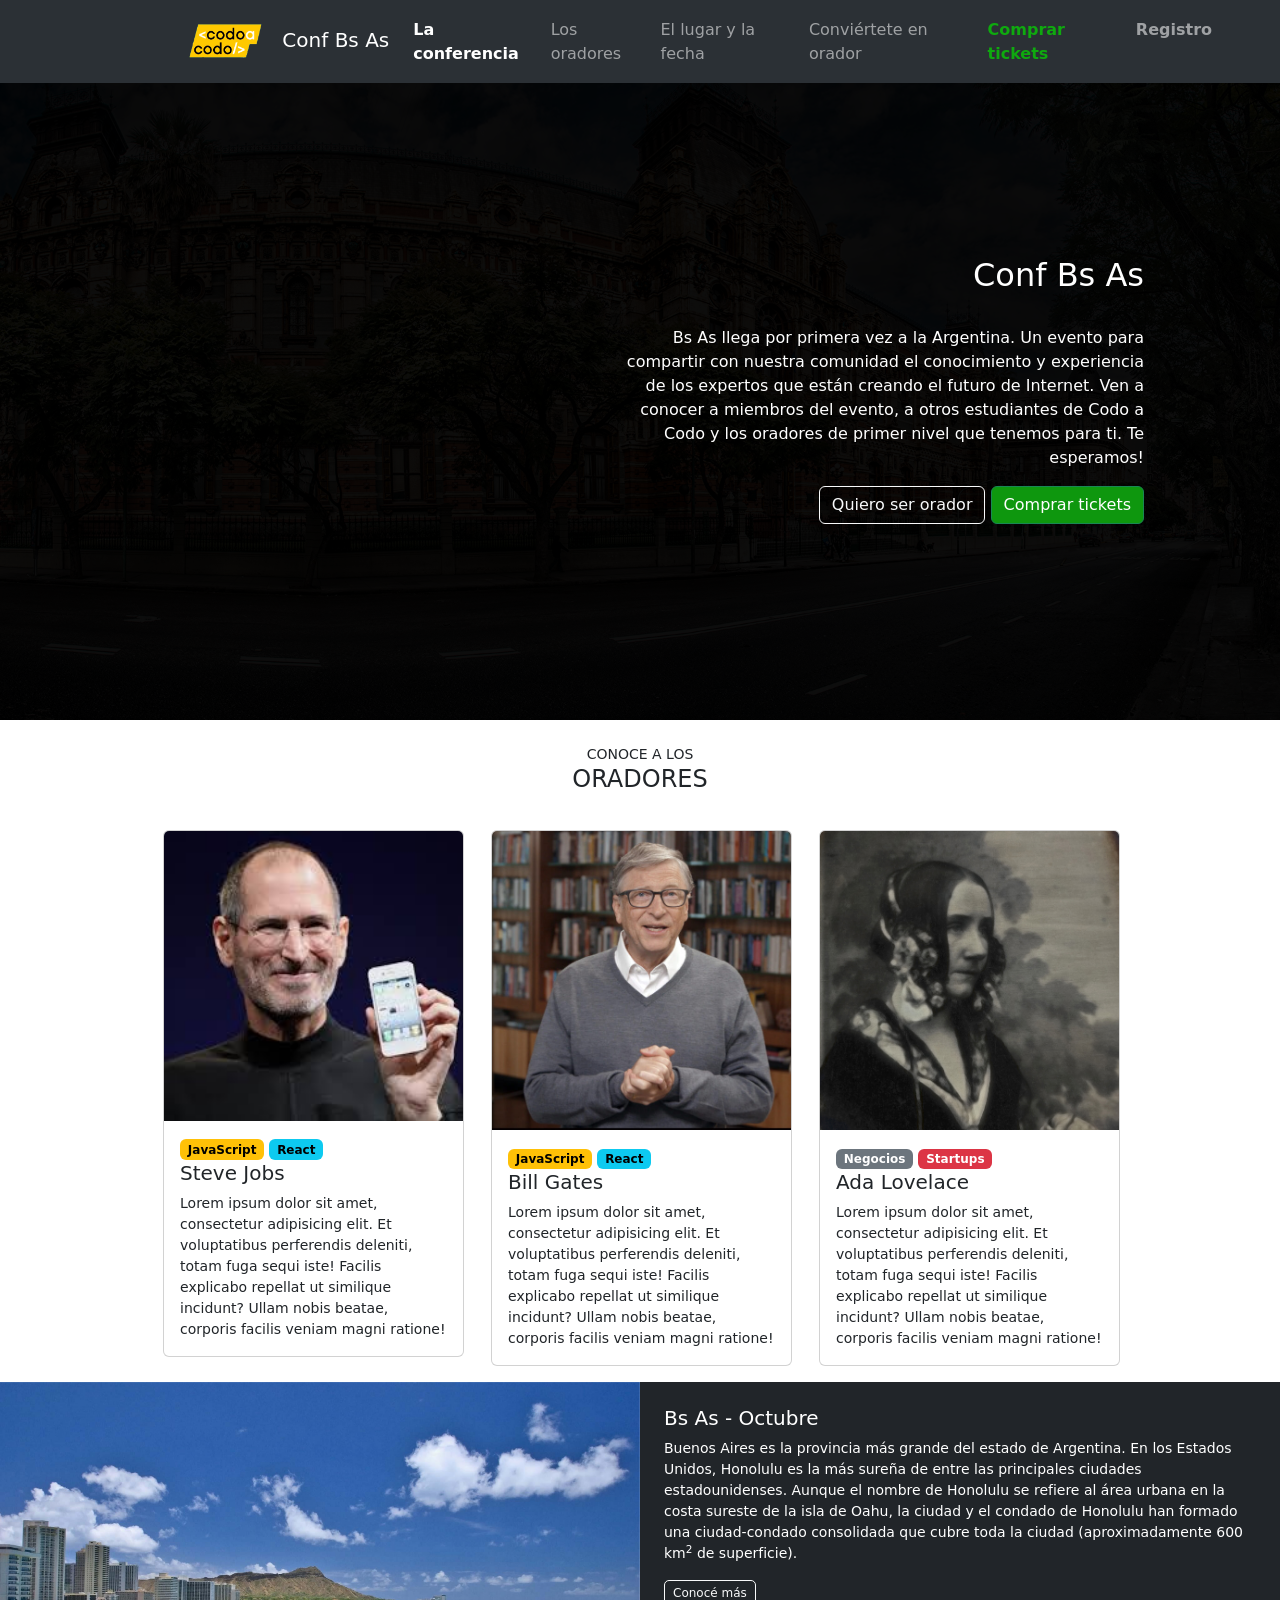
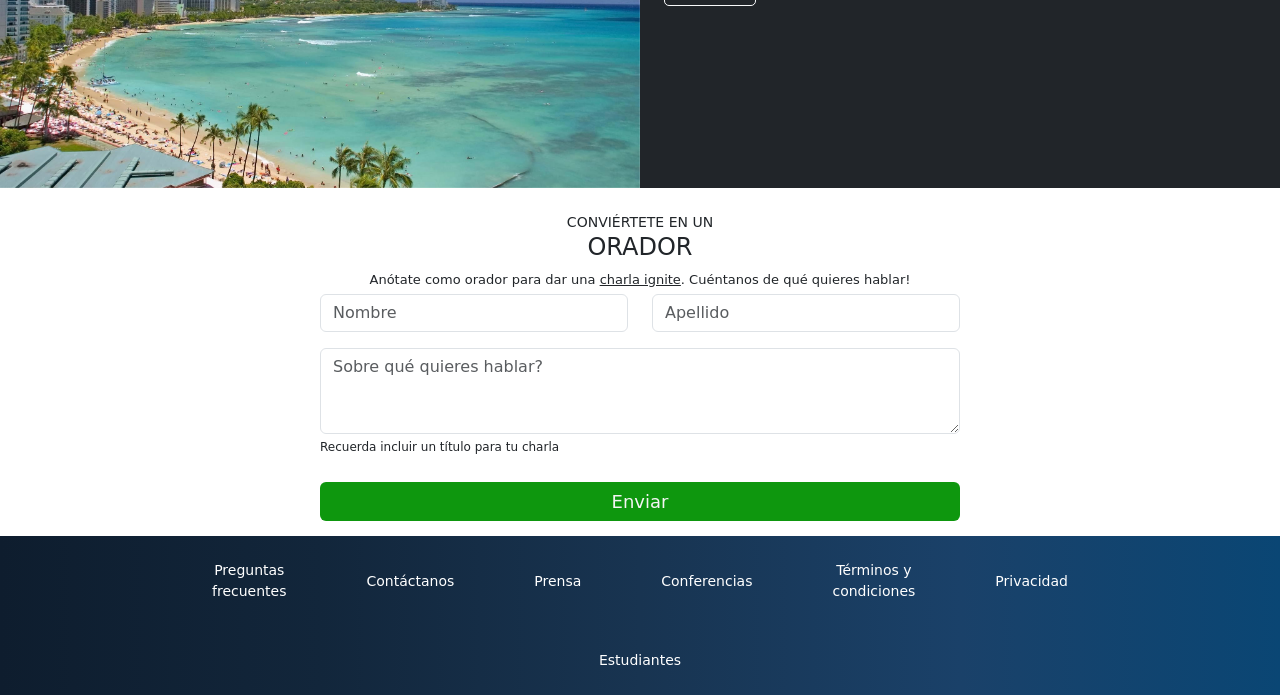
<file: index.html>
<!DOCTYPE html>
<html lang="es">
<head>
    <meta charset="UTF-8">
    <meta http-equiv="X-UA-Compatible" content="IE=edge">
    <meta name="viewport" content="width=device-width, initial-scale=1.0">
    <link rel="stylesheet" href="style.css">
    <link rel="shortcut icon" href="imagenes/codoacodo.png" type="image/x-icon">
    <link href="https://cdn.jsdelivr.net/npm/bootstrap@5.3.0-alpha3/dist/css/bootstrap.min.css" rel="stylesheet" integrity="sha384-KK94CHFLLe+nY2dmCWGMq91rCGa5gtU4mk92HdvYe+M/SXH301p5ILy+dN9+nJOZ" crossorigin="anonymous">
    <title>Codo a codo Ok</title>
</head>
<body>
    <header>
        <nav class="navbar navbar-expand-md bg-body-tertiary px-5 py-2 fixed-top" data-bs-theme="dark">
            <div class="container-fluid">
                <button class="navbar-toggler" type="button" data-bs-toggle="collapse" data-bs-target="#navbarToggler"
                    aria-controls="navbar-toggler" aria-expanded="false" aria-label="Toggle navigation">
                    <span class="navbar-toggler-icon"></span>
                </button>
                <div class="collapse navbar-collapse" id="navbarToggler">
                    <a class="navbar-brand" href="index.html">
                        <img id="logo-pagina" src="imagenes/codoacodo.png" width="100" alt="Logo de la pagina">
                        <span class="nombre-logo">Conf Bs As</span>
                    </a>
                    <ul class="navbar-nav d-flex justify-content-center align-items-e">
                        <li class="nav-item cursor-pointer">
                            <a class="nav-link active" aria-current="page" href="#"><strong>La conferencia</strong></a>
                        </li>
                        <li class="nav-item">
                            <a class="nav-link" href="#">Los oradores</a>
                        </li>
                        <li class="nav-item">
                            <a class="nav-link" href="#">El lugar y la fecha</a>
                        </li>
                        <li class="nav-item">
                            <a class="nav-link" href="#">Conviértete en orador</a>    
                        </li>
                        <li class="nav-item">
                            <a class="nav-link link-verde" href="HTML/ticket.html"><strong>Comprar tickets</strong></a>
                        </li>
                        <li class="nav-item">
                            <a class="nav-link link-yellow" href="HTML/registro.html"><strong>Registro</strong></a>
                        </li>
                    </ul>
                </div>
            </div>
        </nav>
    </header> 
    <div id="carouselExample" class="carousel slide card-superpuesta" data-bs-ride="carousel">
        <div class="carousel-inner">
            <div class="carousel-item active">
                <img src="imagenes/ba1.jpg" class="d-block w-100" alt="Buenos Aires">
            </div>
            <div class="carousel-item">
                <img src="imagenes/ba2.jpg" class="d-block w-100" alt="Buenos Aires">
            </div>
            <div class="carousel-item">
                <img src="imagenes/ba3.jpg" class="d-block w-100" alt="Obelisco">
            </div>
        </div>
        <div class="d-flex">
            <div class="card-img-overlay d-flex flex-column justify-content-center text-end">
                <h5 class="card-title1">Conf Bs As</h5>
                <p class="card-text1">
                Bs As llega por primera vez a la Argentina. Un evento para compartir con
                nuestra comunidad el conocimiento y experiencia de los expertos que 
                están creando el futuro de Internet. Ven a conocer a miembros del
                evento, a otros estudiantes de Codo a Codo y los oradores de primer
                nivel que tenemos para ti. 
                Te esperamos!
                </p>
                <div>
                    <button type="button" class="btn btn-outline-light">Quiero ser orador</button>
                    <button type="button" class="btn btn-success" onclick="location.href='HTML/ticket.html'">
                        Comprar tickets
                    </button>
                </div>
            </div>
        </div>
    </div>    
    <div class="titulo-oradores">
        <div>CONOCE A LOS</div> 
        <H4>ORADORES</H4>
    </div>
    <section>
    <div class="container-oradores">
        <div class="row">
            <div class="card-oradores col-lg-4">
                <div class="card">
                    <img src="imagenes/steve.jpg" class="card-img-top" alt="Steve Jobs">
                    <div class="card-body">
                        <div class="badges-contenedor">
                        <span class="badge text-bg-warning">JavaScript</span>
                        <span class="badge text-bg-info" style="color: white;">React</span>
                        </div>
                        <h5 class="card-title">Steve Jobs</h5>
                        <p class="card-text">Lorem ipsum dolor sit amet, consectetur adipisicing elit. Et voluptatibus perferendis deleniti, totam fuga sequi iste! Facilis explicabo repellat ut similique incidunt? Ullam nobis beatae, corporis facilis veniam magni ratione!</p>
                    </div>
                </div>
            </div> 
            <div class="card-oradores col-lg-4">
                <div class="card">
                <img src="imagenes/bill.jpg" class="card-img-top" alt="Bill Gates">
                    <div class="card-body">
                        <div class="badges-contenedor">
                            <span class="badge text-bg-warning">JavaScript</span>
                            <span class="badge text-bg-info" style="color: white;">React</span>
                        </div>
                        <h5 class="card-title">Bill Gates</h5>
                        <p class="card-text">Lorem ipsum dolor sit amet, consectetur adipisicing elit. Et voluptatibus perferendis deleniti, totam fuga sequi iste! Facilis explicabo repellat ut similique incidunt? Ullam nobis beatae, corporis facilis veniam magni ratione!</p>
                    </div>
                </div>
            </div>  
            <div class="card-oradores col-lg-4">
                <div class="card">
                <img src="imagenes/ada.jpeg" class="card-img-top" alt="Ada Lovelace">
                    <div class="card-body">
                        <div class="badges-contenedor">
                            <span class="badge text-bg-secondary">Negocios</span>
                            <span class="badge text-bg-danger">Startups</span>
                        </div>
                        <h5 class="card-title">Ada Lovelace</h5>
                        <p class="card-text">Lorem ipsum dolor sit amet, consectetur adipisicing elit. Et voluptatibus perferendis deleniti, totam fuga sequi iste! Facilis explicabo repellat ut similique incidunt? Ullam nobis beatae, corporis facilis veniam magni ratione!</p>
                    </div>
                </div>
            </div>  
        </div>    
    </div>
    </section>
    <div class="card-honolulu">
        <div class="row g-0">
            <div class="col-lg-6 d-flex">
                <div id="carouselExampleSlidesOnly" class="carousel slide" data-bs-ride="carousel">
                    <div class="carousel-inner">
                        <div class="carousel-item active">
                            <img src="imagenes/honolulu.jpg" class="d-block w-100" alt="Honolulu">
                        </div>
                        <div class="carousel-item">
                            <img src="imagenes/hawaii.jpg" class="d-block w-100" alt="Buenos Aires">
                        </div>
                        <div class="carousel-item">
                            <img src="imagenes/hawaii2.jpg" class="d-block w-100" alt="Buenos Aires">
                        </div>
                        <div class="carousel-item">
                            <img src="imagenes/hawaii3.jpg" class="d-block w-100" alt="Buenos Aires">
                        </div>
                    </div>
                </div>
            </div>
            <div class="col-lg-6 d-flex p-4 bg-dark honolulu-text">
                <div>
                    <h5>Bs As - Octubre</h5>
                    <p>
                        Buenos Aires es la provincia más grande del estado de Argentina. En los Estados Unidos, Honolulu es la más sureña de entre las principales ciudades estadounidenses. Aunque el nombre de Honolulu se refiere al área urbana en la costa sureste de la isla de Oahu, la ciudad y el condado de Honolulu han formado una ciudad-condado consolidada que cubre toda la ciudad (aproximadamente 600 km<sup>2</sup> de superficie).
                    </p>
                    <button type="button" class="btn btn-outline-light">Conocé más</button>    
                </div>
            </div>
        </div>
    </div>
    <div class="convocatoria-oradores">
        <div class="div-orador">CONVIÉRTETE EN UN</div> 
        <H4>ORADOR</H4>
        <div class="text-convocatoria">Anótate como orador para dar una <u class="subrayado">charla ignite</u>. Cuéntanos de
            qué quieres hablar!</div>
    </div>
    <form action="" class="formulario">
        <div>    
            <div class="row">
                <div class="col">
                    <input type="text" class="form-control" placeholder="Nombre" aria-label="Nombre" required>
                </div>
                <div class="col">
                    <input type="text" class="form-control" placeholder="Apellido" aria-label="Apellido" required>
                </div>
                <div class="mb-4 pt-3" id="textarea">
                    <textarea class="form-control" id="Textarea1" placeholder="Sobre qué quieres hablar?" rows="3"></textarea>
                    <label for="textarea" class="texto-area" required>Recuerda incluir un título para tu charla</label>
                </div>
                <div>
                    <button type="submit" class="btn btn-success">Enviar</button>
                </div>         
            </div>
        </div>
    </form>
    <footer>   
        <div class="footer-lista justify-content-center align-items-center">
            <a class="nav-link footer-link text-center" href="#">Preguntas<br>frecuentes</a>
            <a class="nav-link footer-link text-center" href="#">Contáctanos</a>
            <a class="nav-link footer-link text-center" href="#">Prensa</a>
            <a class="nav-link footer-link text-center" href="#">Conferencias</a>                        
            <a class="nav-link footer-link text-center" href="#">Términos y <br> condiciones</a>
            <a class="nav-link footer-link text-center" href="#">Privacidad</a>
            <a class="nav-link footer-link text-center" href="#">Estudiantes</a>
        </div> 
    </footer>   
    <script src="https://cdn.jsdelivr.net/npm/bootstrap@5.3.0-alpha3/dist/js/bootstrap.bundle.min.js" integrity="sha384-ENjdO4Dr2bkBIFxQpeoTz1HIcje39Wm4jDKdf19U8gI4ddQ3GYNS7NTKfAdVQSZe" crossorigin="anonymous"></script>
</body>
</html>
</file>
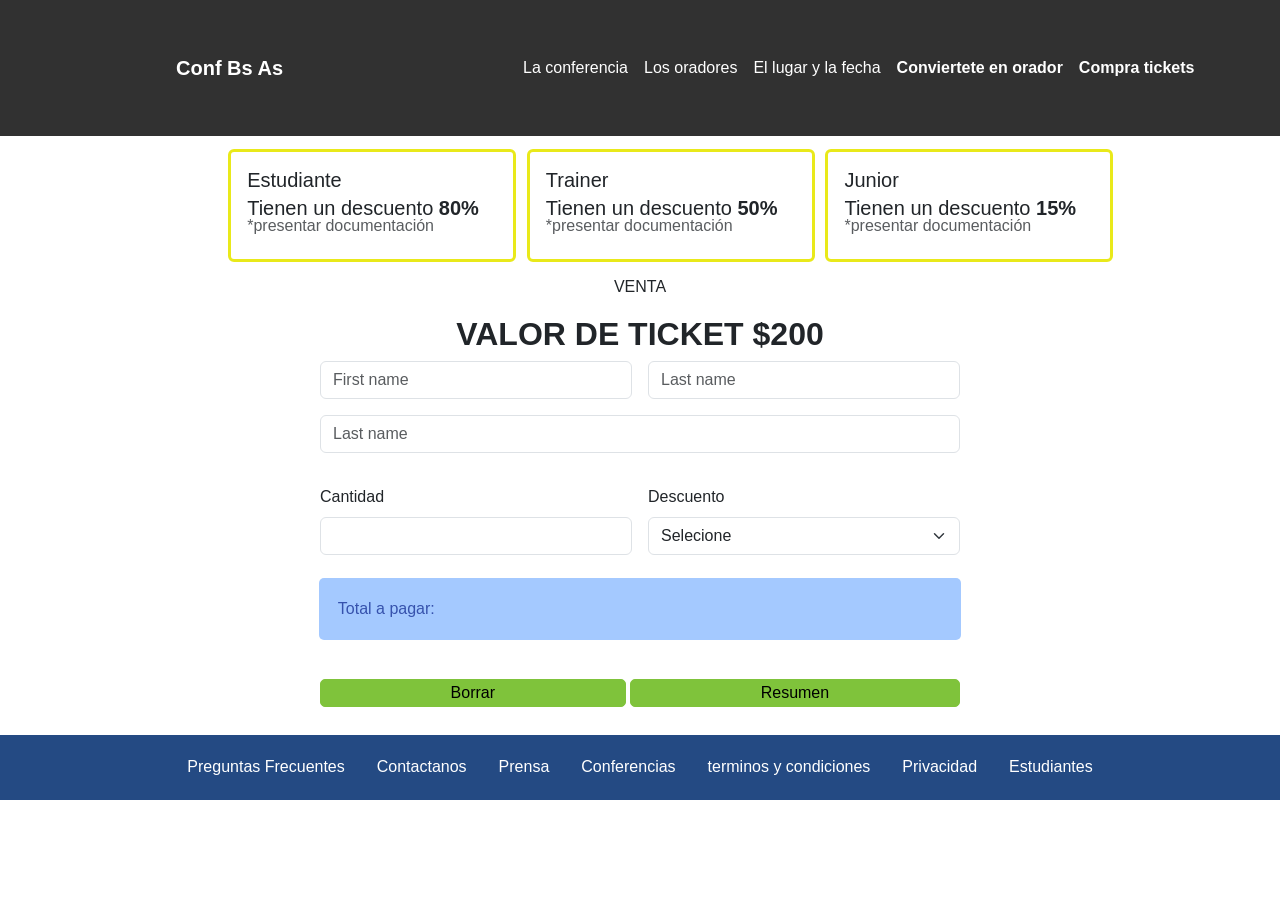
<file: HTML/ticket.html>
<!DOCTYPE html>
<html lang="es">

<head>
    <meta charset="UTF-8">
    <meta http-equiv="X-UA-Compatible" content="IE=edge">
    <meta name="viewport" content="width=device-width, initial-scale=1.0">
    <script src="../javascript.js"></script>
    <link href="https://cdn.jsdelivr.net/npm/bootstrap@5.2.2/dist/css/bootstrap.min.css" rel="stylesheet"
        integrity="sha384-Zenh87qX5JnK2Jl0vWa8Ck2rdkQ2Bzep5IDxbcnCeuOxjzrPF/et3URy9Bv1WTRi" crossorigin="anonymous">
    <link rel="stylesheet" href="../style.css">
    <title>Comprar Tickets</title>
</head>

<body>
    <header>
        <nav class="navbar navbar-expand-lg">
            <div class="container-fluid">
                <a class="navbar-brand text-white" href="../index.html"><strong>Conf Bs As</strong></a>
                <button class="navbar-toggler" type="button" data-bs-toggle="collapse"
                    data-bs-target="#navbarNavAltMarkup" aria-controls="navbarNavAltMarkup" aria-expanded="false"
                    aria-label="Toggle navigation">
                    <span class="navbar-toggler-icon"></span>
                </button>
                <div class="collapse navbar-collapse" id="navbarNavAltMarkup">
                    <div class="navbar-nav">
                        <a class="nav-link active text-white" aria-current="page" href="#">La conferencia</a>
                        <a class="nav-link text-white" href="#">Los oradores</a>
                        <a class="nav-link text-white" href="#">El lugar y la fecha</a>
                        <a class="nav-link text-white" href="#"><strong>Conviertete en orador</strong></a>
                        <a class="nav-link text-white" href="#"><strong>Compra tickets</strong></a>
                    </div>
                </div>
            </div>
        </nav>
    </header>
    <section class="cards">
        <div class="card" style="width: 18rem;">
            <div class="card-body">
                <h5 class="card-title">Estudiante</h5>
                <h5 class="card-subtitle">Tienen un descuento <strong>80%</strong></h5>
                <h6 class="card-subtitle mb-2 text-muted">*presentar documentación</h6>
            </div>
        </div>
        <div class="card" style="width: 18rem;">
            <div class="card-body">
                <h5 class="card-title">Trainer</h5>
                <h5 class="card-subtitle">Tienen un descuento <strong>50%</strong></h5>
                <h6 class="card-subtitle mb-2 text-muted">*presentar documentación</h6>
            </div>
        </div>
        <div class="card" style="width: 18rem;">
            <div class="card-body">
                <h5 class="card-title">Junior</h5>
                <h5 class="card-subtitle">Tienen un descuento <strong>15%</strong></h5>
                <h6 class="card-subtitle mb-2 text-muted">*presentar documentación</h6>
            </div>
        </div>
    </section>
    <section>
        <div class="titulo-venta">
        <p>VENTA</p>
        <h2><strong>VALOR DE TICKET $200</strong></h2>
        </div>
        <form action="" class="formulario-ticket">
            <div class="row g-3">
                <div class="col">
                    <input type="text" class="form-control" placeholder="First name" aria-label="First name">
                </div>
                <div class="col">
                    <input type="text" class="form-control" placeholder="Last name" aria-label="Last name">
                </div>

                <div class="mb-3">
                    <input type="email" class="form-control" id="exampleInputEmail1" placeholder="Last name"
                        aria-describedby="emailHelp">
                </div>
                <div class="col">
                    <label for="Cantida" class="form-label">Cantidad</label>
                    <input type="number" class="form-control" id="Cantida">
                </div>
                <div class="col">
                    <label for="Descuento" class="form-label">Descuento</label>
                    <select id="Descuento" class="form-select">
                        <option selected value="0">Selecione</option>
                        <option value="80">Estudiante</option>
                        <option value="50">Trainee</option>
                        <option value="15">Junior</option>
                    </select>
                </div>
                <div class="resultado">
                    <p>Total a pagar: <span id="aca"></span></p>
                </div>
                <div class="botones-ticket">
                    <button type="reset">Borrar</button>
                    <button type="button" onclick="resumen()">Resumen</button>
                </div>

            </div>
        </form>
    </section>
    <footer>
        <nav>
            <ul class="nav justify-content-center footer-nav">
                <li class="nav-item">
                    <a class="nav-link disabled text-white" href="#">Preguntas Frecuentes</a>
                </li>
                <li class="nav-item">
                    <a class="nav-link disabled text-white" href="#">Contactanos</a>
                </li>
                <li class="nav-item">
                    <a class="nav-link disabled text-white" href="#">Prensa</a>
                </li>
                <li class="nav-item">
                    <a class="nav-link disabled text-white">Conferencias</a>
                </li>
                <li class="nav-item">
                    <a class="nav-link disabled text-white">terminos y condiciones</a>
                </li>
                <li class="nav-item">
                    <a class="nav-link disabled text-white">Privacidad</a>
                </li>
                <li class="nav-item">
                    <a class="nav-link disabled text-white">Estudiantes</a>
                </li>
            </ul>
        </nav>
    </footer>
    <!-- JavaScript Bundle with Popper -->
    <script src="https://cdn.jsdelivr.net/npm/bootstrap@5.2.2/dist/js/bootstrap.bundle.min.js"
        integrity="sha384-OERcA2EqjJCMA+/3y+gxIOqMEjwtxJY7qPCqsdltbNJuaOe923+mo//f6V8Qbsw3"
        crossorigin="anonymous"></script>
</body>

</html>
</file>
<file: style.css>
/*Página Principal*/

.navbar {
    padding: 3rem;        
}

.navbar-collapse {
    align-items: center;
    justify-content: space-between;
}

.link-verde {
    color: rgb(15, 169, 15) !important;
}

.card-superpuesta img{
    filter: brightness(5%);
}

.card-img-overlay {
    padding-right: 8.5rem !important;
    padding-top: 20% !important;
    padding-left: 48% !important;
    height: max-content;
}

.card-title1, .card-text1, .btn-outline {
    color: white;
}

.card-text1 {
    font-size: 1rem;
    padding-top: 1.5rem;
}

.card-title1 {
    font-size: 2rem;
}

.btn-success{
    background: rgb(14, 151, 14) !important;
}

.btn-success:hover{
    border: none;
    background: rgb(9, 72, 9) !important;
}

.titulo-oradores div{
    font-size: 14px;
    text-align: center;
}

.titulo-oradores {
    text-align: center;
    padding-top: 1.5rem;
}

.container-oradores {
    margin-top: 20px;
    padding: 1rem 10rem;
}

.card:hover{
    transform: scale(0.67);
    background-color: rgb(221, 218, 218);
    cursor: pointer;
}

.card-text {
    font-size: 14px;
}

.honolulu-text{
    font-size: 14px;
    color: white;
}

.honolulu-text .btn {
    font-size: 12px;
    padding: 3px 8px;
    border-radius: 5px;
} 

.convocatoria-oradores{
    text-align: center;
    padding-top: 1.5rem;
}

.div-orador{
    font-size: 14px;
}

.text-convocatoria{
    font-size: 13px;
}

.formulario{
    padding-top: 5px;
    margin: 0 auto;
    width: 50%;
}

.texto-area{
    font-size: 12px;
}

.formulario button {
    width: 100%;
    border: none;
    font-size: 18px;
    background-color: rgb(127, 195, 59)t;
    color: whitesmoke;
}

footer {
    padding-top: 15px;
}

.footer-lista{
    background-image: linear-gradient(to right, #0e1d2e,
    #12263b, #183451, #1a4169, #0a4674); 
    display: flex;
    justify-content: space-between;
    flex-wrap: wrap;
    padding: 0 6rem;
}

.footer-link{
    color: white !important;
    font-size: 14px !important;
    padding: 1.5rem 2.5rem !important;
}

.swal2-popup {
    width: 50px;
    }

/* Página Tickets */

.link-verde-ticket{
    color: #9de853 !important; 
}

.row-group{
    align-items: center;
    padding: 0 10%;
    justify-content: space-between !important;
}

.grupo-tickets{
    margin-top: 8rem;

}

.card-tickets {
    text-align: center;
    padding: 1rem;
}

.card-tickets:hover{
    transform: scale(0.9);
    transition: 0.8s linear;
    background-color: rgb(221, 218, 218);
}

.card-tickets-estudiante{
    border: solid 1px rgb(41, 128, 234) !important;
}

.card-tickets-trainee{
    border: solid 1px rgb(17, 150, 216) !important;
}

.card-tickets-junior{
    border: solid 1px rgb(225, 192, 28) !important;
}

.formulario-tickets{
    padding-top: 5px;
    margin: 0 auto;
    width: 50%;
}

.total-pagar{
    background-color: #cee4ee !important;
}

.container-btn-tickets{
    align-items: center !important;
}

.btn-ticket{
    width: 48.3%;
    border: none !important;
    background-color: #7fc33b !important;
}

.footer-ticket{
    position: fixed;
    left: 0;
    bottom: 0;
    width: 100%;
}

.footer-ticket .footer-link{
    font-size: 15px !important;
}


/* Responsive */


@media screen and (max-width: 910px) {

    .navbar{
        position: static !important;
    }

    .card-superpuesta img{
        filter: brightness(100%);
    }

    .tarjeta {
        padding-right: 8.5rem !important;
        max-height: 50vh;
        padding-left: 40vw !important;
        font-size: 0.5rem;
    }

    .card-img-overlay {
        padding: 2rem !important;
        position: static !important;
        background-color: black;
    }

    .card-text1 {
        font-size: 1rem;
        padding-top: 0.7rem;
    }
    
    .card-title1 {
        font-size: 1.5rem;
    }

    .formulario{
        padding-top: 5px;
        margin: 0 auto;
        width: 90%;
    }

    .footer-lista{
        padding: 0 2rem;
    }

    .footer-link{
        padding: 1.5rem 1.5rem !important;
    }
}

@media screen and (max-width: 767px) {

    .grupo-tickets{
        margin-top: 2rem;
    
    }

    .formulario-tickets{
        width: 90%;
    }

    .footer-ticket{
        position: static;
    }
}

@media screen and (max-width: 700px) {

    .container-oradores {
        margin-top: 20px;
        padding: 1rem 2rem;
    }
}
header {
    background-color: rgb(49, 49, 49);
}
.titulo {
    display: flex;
    margin-left: 5%;
}
.logo {
    width: 125px;
    height: 75px;
    margin-top: 5%;
}
.titulo p {
    margin-top: 2%;
    color: white;
    width: 10%;
    margin-top: 8%;
}
.header-nav ul li a {
    color: rgb(127, 195, 59);
    text-decoration: none;
}
.header-nav ul li a:hover{
    color: white;
}
.header-nav ul .verde {
    color: rgb(127, 195, 59);
}
main {
    padding-top: 10%;
    padding-bottom: 10%;
    text-align:center;
    background: rgba(0, 0, 0, 0.6);
    background-image: url(img/hawaii.jpg);
    background-size: cover;
    background-position: center;
    background-blend-mode: darken;
    color: white;
}
.botones {
    margin-right: 0%;
}

.boton1 {
    text-decoration: none;
    padding: 7px;
    color: white;
    background-color: rgba(0, 128, 0, 0);
    border-radius: 4px;
    border: solid white 1px;
}

.boton2 {
    text-decoration: none;
    padding: 8px;
    color: white;
    background-color: rgb(127, 195, 59);
    border-radius: 4px;
    border: none;
}
section h2 {
    text-align: center;
}
.cajas {
    display: flex;
    flex-direction: column;
    padding-left: 10%;
    padding-right: 10%;
}
.steve {
    border: 1px solid grey;
    border-radius: 1%;
    padding-top: 25%;
    background-image: url(img/steve.jpg);
    background-repeat: no-repeat;
    background-size: 101% 57%;
}

.tecnologias {
    display: flex;
    margin-left: 5%;
    margin-top: 50%;
}

.tecnologias p {
    font-size: 12.5px;
    margin-top: 25%;
    margin-right: 3%;
    margin-bottom: 0%;
}

.JavaScript {
    font-weight: bolder;
    background-color: rgb(245, 233, 65);
    border-radius: 10%;
    padding-right: 1%;
    padding-left: 1%;
}

.React {
    font-weight: bolder;
    color: white;
    background-color: rgb(34, 155, 185);
    border-radius: 10%;
    padding-right: 1%;
    padding-left: 1%;
}

.Negocios {
    font-weight: bolder;
    color: white;
    background-color: gray;
    border-radius: 10%;
    padding-right: 1%;
    padding-left: 1%;
}

.Startups {
    font-weight: bolder;
    color: white;
    background-color: rgb(197, 49, 49);
    border-radius: 10%;
    padding-right: 1%;
    padding-left: 1%;
}

.steve h3 {
    margin-top: 0%;
    margin-left: 5%;
}

.texto-cajas {
    margin: 10px;
}

.bill {
    border: 1px solid grey;
    border-radius: 1%;
    padding-top: 25%;
    background-image: url(img/bill.jpg);
    background-repeat: no-repeat;
    background-size: 100% 57%;
}

.bill h3 {
    margin-top: 0%;
    margin-left: 5%;
}

.ada {
    border: 1px solid grey;
    border-radius: 1%;
    padding-top: 25%;
    background-image: url(img/ada.jpeg);
    background-repeat: no-repeat;
    background-size: 100% 57%;
}

.ada h3 {
    margin-top: 0%;
    margin-left: 5%;
}

.octubre {
    background-color: gray;
    color: white;
    padding-bottom: 20%;
    padding-top: 1%;
    margin-top: 1%;
    background-image: url(img/honolulu.jpg);
    background-size: 49% 100%;
    background-repeat: no-repeat;
}

.octubre h3 {
    margin-left: 50%;
    font-size: 25px;
}

.octubre p {
    margin-left: 50%;
}

.octubre button {
    margin-left: 50%;
    text-decoration: none;
    padding: 7px;
    color: white;
    background-color: rgba(0, 128, 0, 0);
    border-radius: 4px;
    border: solid white 1px;
}

.formulario h3,
.formulario p {
    text-align: center;
}

form {
    margin-left: 25%;
}

.nombre {
    padding-right: 12.5%;
    padding-bottom: 0.5%;
}

.apellido {
    padding-right: 12.5%;
    margin-left: 0%;
    padding-bottom: 0.5%;
}

.comentario {
    display: flex;
    margin-top: 1%;
    width: 71%;
    height: max-content;
    padding-bottom: 10%;
}

.boton-formulario {
    margin-top: 1%;
    padding-top: 0.5%;
    padding-left: 28.5%;
    padding-right: 28.5%;
    padding-bottom: 0.5%;
    background-color: rgb(127, 195, 59);
    border: 1px solid rgb(127, 195, 59);
    border-radius: 2px;
}

.footer-nav {
    padding: 1%;
    margin-top: 1%;
    background-color: rgb(36, 74, 131);
    color: white;
}

.footer-nav ul {
    display: flex;
    flex-direction: column;
    margin-left: 20%;
}

.footer-nav ul li {
    list-style: none;
    margin-left: 5%;
}
.navbar-brand{
    margin-left: 10%;
    margin-right: 20%;
}
.cards{
    display: flex;
    margin-left: 17%;
    margin-top: 1%;
    margin-bottom: 1%;
}
.card{
    margin-left: 1%;
    border: solid rgb(233, 233, 26);
}
.titulo-venta{
    text-align: center;
}
.formulario-ticket{
    margin-left: 25%;
    margin-right: 25%;
}
.resultado p{
    padding: 3%;
    background-color: rgb(164, 201, 255);
    border-radius: 5px;
}
.botones-ticket button{
    background-color: rgb(127, 195, 59);
    border: 1px solid rgb(127, 195, 59);
    border-radius: 5px;
    padding-left: 20.25%;
    padding-right: 20.25%;
}
.botones-ticket button:hover{
    color: white;
}
.resultado{
    padding: 1%;
    color: rgb(54, 82, 173);
}
@media (min-width: 700px) {
    body {
        margin: 0%;
        font-family: Arial, Helvetica, sans-serif;
    }

    header {
        background-color: rgb(49, 49, 49);
    }

    .titulo {
        display: flex;
        flex-direction: row;
        margin-left: 5%;
        margin-top: 0%;
    }

    .titulo p {
        margin-top: 2%;
        color: white;
        width: 10%;
    }

    .logo {
        width: 125px;
        height: 75px;
        margin-top: 0%;
    }

    .header-nav {
        margin-left: 10%;
        margin-top: 1%;
        width: 90%;
    }

    .header-nav ul {
        display: flex;
        margin-top: 10px;
    }

    .header-nav ul .verde {
        color: green;
    }

    .header-nav ul li {
        list-style: none;
        margin-left: 5%;
        color: white;
    }

    main {
        padding-top: 10%;
        padding-bottom: 10%;
        text-align: end;
        background: rgba(0, 0, 0, 0.6);
        background-image: url(img/hawaii.jpg);
        background-size: cover;
        background-position: center;
        background-blend-mode: darken;
        color: white;
    }

    main p,
    main h1 {
        margin-left: 60%;
        margin-right: 10%;
    }

    .botones {
        margin-right: 10%;
    }

    .boton1 {
        text-decoration: none;
        padding: 7px;
        color: white;
        background-color: rgba(0, 128, 0, 0);
        border-radius: 4px;
        border: solid white 1px;
    }

    .boton2 {
        text-decoration: none;
        padding: 8px;
        color: white;
        background-color: rgb(127, 195, 59);
        border-radius: 4px;
        border: none;
    }

    section h2 {
        text-align: center;
    }

    .cajas {
        display: flex;
        flex-direction: row;
        padding-left: 10%;
        padding-right: 10%;
    }

    .cajas div {
        margin-left: 5%;
    }

    .steve {
        border: 1px solid grey;
        border-radius: 1%;
        padding-top: 25%;
        background-image: url(img/steve.jpg);
        background-repeat: no-repeat;
        background-size: 101% 57%;
    }

    .tecnologias {
        display: flex;
        margin-left: 0%;
        margin-top: 0%;
    }

    .tecnologias p {
        font-size: 12.5px;
        margin-top: 25%;
        margin-right: 3%;
        margin-bottom: 0%;
    }

    .JavaScript {
        font-weight: bolder;
        background-color: rgb(245, 233, 65);
        border-radius: 10%;
        padding-right: 1%;
        padding-left: 1%;
    }

    .React {
        font-weight: bolder;
        color: white;
        background-color: rgb(34, 155, 185);
        border-radius: 10%;
        padding-right: 1%;
        padding-left: 1%;
    }

    .Negocios {
        font-weight: bolder;
        color: white;
        background-color: gray;
        border-radius: 10%;
        padding-right: 1%;
        padding-left: 1%;
    }

    .Startups {
        font-weight: bolder;
        color: white;
        background-color: rgb(197, 49, 49);
        border-radius: 10%;
        padding-right: 1%;
        padding-left: 1%;
    }

    .steve h3 {
        margin-top: 0%;
        margin-left: 5%;
    }

    .texto-cajas {
        margin: 10px;
    }

    .bill {
        border: 1px solid grey;
        border-radius: 1%;
        padding-top: 25%;
        background-image: url(img/bill.jpg);
        background-repeat: no-repeat;
        background-size: 100% 57%;
    }

    .bill h3 {
        margin-top: 0%;
        margin-left: 5%;
    }

    .ada {
        border: 1px solid grey;
        border-radius: 1%;
        padding-top: 25%;
        background-image: url(img/ada.jpeg);
        background-repeat: no-repeat;
        background-size: 100% 57%;
    }

    .ada h3 {
        margin-top: 0%;
        margin-left: 5%;
    }

    .octubre {
        background-color: gray;
        color: white;
        padding-bottom: 20%;
        padding-top: 1%;
        margin-top: 1%;
        background-image: url(img/honolulu.jpg);
        background-size: 49% 100%;
        background-repeat: no-repeat;
    }

    .octubre h3 {
        margin-left: 50%;
        font-size: 25px;
    }

    .octubre p {
        margin-left: 50%;
    }

    .octubre button {
        margin-left: 50%;
        text-decoration: none;
        padding: 7px;
        color: white;
        background-color: rgba(0, 128, 0, 0);
        border-radius: 4px;
        border: solid white 1px;
    }

    .formulario h3,
    .formulario p {
        text-align: center;
    }

    form {
        margin-left: 25%;
    }

    .nombre {
        padding-right: 12.5%;
        padding-bottom: 0.5%;
    }

    .apellido {
        padding-right: 12.5%;
        margin-left: 7%;
        padding-bottom: 0.5%;
    }

    .comentario {
        display: flex;
        margin-top: 1%;
        width: 69.5%;
        height: max-content;
        padding-bottom: 10%;
    }

    .boton-formulario {
        margin-top: 1%;
        padding-top: 0.5%;
        padding-left: 32.5%;
        padding-right: 32.5%;
        padding-bottom: 0.5%;
        background-color: rgb(127, 195, 59);
        border: 1px solid rgb(127, 195, 59);
        border-radius: 2px;
    }

    .footer-nav {
        padding: 1%;
        margin-top: 1%;
        background-color: rgb(36, 74, 131);
        color: white;
    }

    .footer-nav ul {
        display: flex;
        flex-direction: row;
        margin-left: 0%;
    }

    .footer-nav ul li {
        list-style: none;
        margin-left: 5%;
    }
}
</file>
